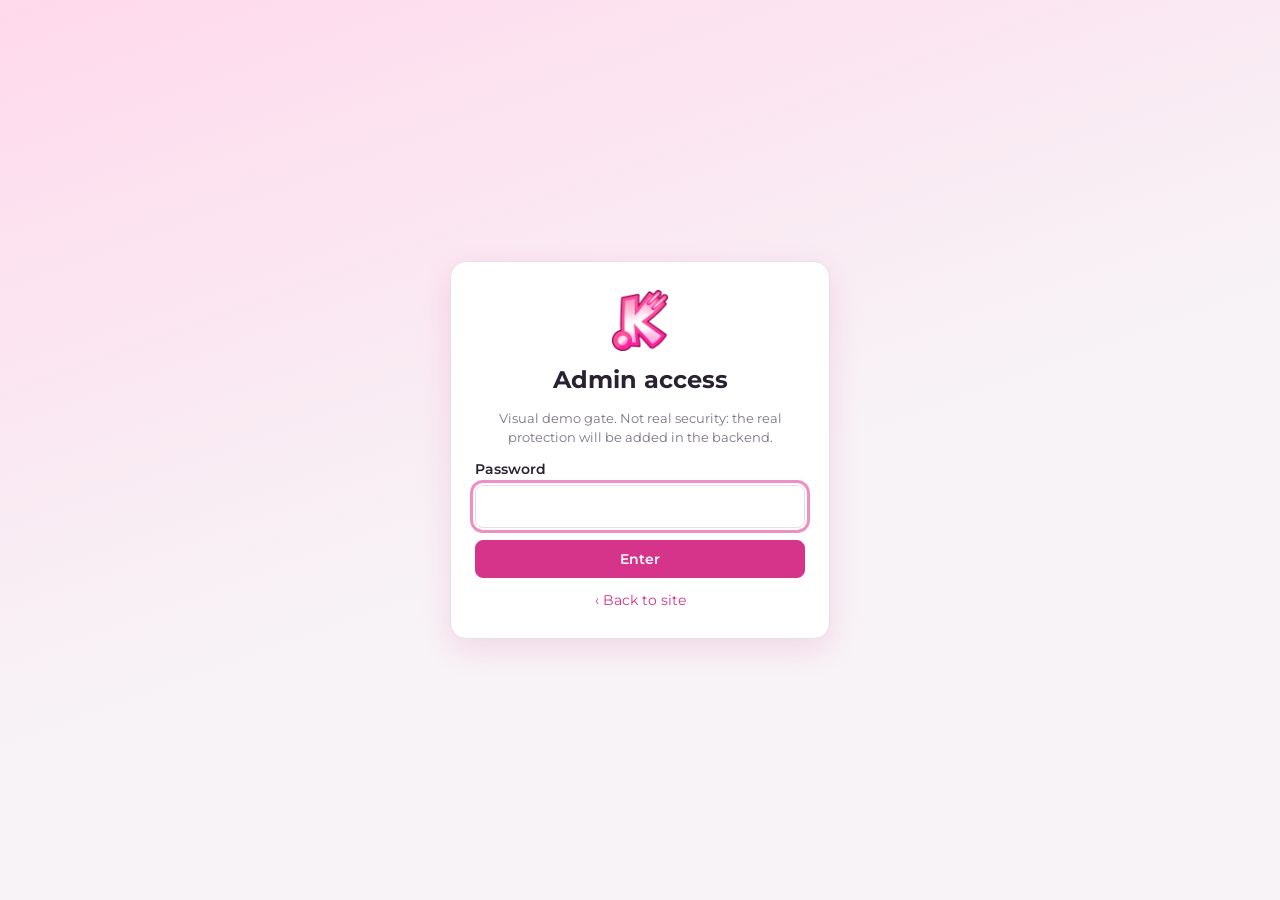
<file: frontend/Admin/index.html>
<!DOCTYPE html>
<html lang="en">
<head>
<meta charset="utf-8">
<meta name="viewport" content="width=device-width, initial-scale=1, viewport-fit=cover">
<meta name="robots" content="noindex">
<title>Admin - Project Kandi</title>
<link rel="icon" type="image/png" sizes="32x32" href="../assets/favicon-32.png">
<link rel="icon" type="image/png" sizes="192x192" href="../assets/favicon-192.png">
<link rel="apple-touch-icon" href="../assets/favicon-192.png">
<meta property="og:type" content="website"><meta property="og:title" content="Project Kandi"><meta property="og:description" content="Project Kandi. Powering Nostalgia.">
<!-- TODO: og:image/twitter:image precisam de URL absoluta do domínio final (ex.: https://SEU-DOMINIO/assets/og-image.jpg) para a prévia funcionar em redes sociais. -->
<meta property="og:image" content="../assets/og-image.jpg"><meta name="twitter:card" content="summary_large_image"><meta name="twitter:image" content="../assets/og-image.jpg">
<link href="https://fonts.googleapis.com/css2?family=Montserrat:wght@400;500;600;700&display=swap" rel="stylesheet">
<link rel="stylesheet" href="css/admin.css">
</head>
<body>
<div id="root"></div>
<!-- Painel administrativo (SÓ FRONTEND). Ordem importa: config -> dados demo -> camada de dados -> UI -> páginas -> boot. -->
<script src="js/config.js"></script>
<script src="js/data/demo-data.js"></script>
<script src="js/data/admin-data.js"></script>
<script src="js/ui.js"></script>
<script src="js/pages.js"></script>
<script src="js/app.js"></script>
</body>
</html>
</file>
<file: frontend/Admin/css/admin.css>
/* Project Kandi Admin: interface própria (rosa, branco e neutros). Não afeta o site público. */
:root{--pk:#d6338a;--pk2:#b82a76;--soft:#fdeaf4;--bg:#f7f3f6;--pn:#fff;--tx:#2a2230;--mu:#7d7385;--ln:#eadfe6;--ok:#14975a;--bad:#d6293e;--wt:#c77a00;color-scheme:light}
@media (prefers-color-scheme:dark){:root{--bg:#1d1a20;--pn:#27232b;--tx:#f1ecf4;--mu:#a79db0;--ln:#3b3542;--soft:#3a2430;color-scheme:dark}}
*{box-sizing:border-box}body{margin:0;background:var(--bg);color:var(--tx);font:14px/1.45 Montserrat,"Segoe UI",Arial,sans-serif}
a{color:var(--pk);text-decoration:none}h1{margin:0;font-size:24px}[hidden]{display:none!important}
.ic{fill:none;stroke:currentColor;stroke-width:2;stroke-linecap:round;stroke-linejoin:round;flex:none}
.b{display:inline-flex;align-items:center;justify-content:center;gap:6px;border:1px solid var(--pk);background:var(--pk);color:#fff!important;border-radius:8px;padding:9px 16px;font:600 14px Montserrat,Arial;cursor:pointer;transition:background .15s,transform .1s}
.b:hover{background:var(--pk2)}.b:active{transform:scale(.97)}.b:disabled{opacity:.5;cursor:default}.b.g{background:transparent;color:var(--pk)!important}.b.g:hover{background:var(--soft)}.b.d{background:var(--bad);border-color:var(--bad)}.b.s{padding:5px 11px;font-size:13px}
:focus-visible{outline:3px solid #f08fc3;outline-offset:2px}
/* portão */
.gt{min-height:100vh;display:grid;place-items:center;padding:18px;background:linear-gradient(160deg,#ffd9ec,#f7f3f6 55%)}
.gb{width:min(380px,100%);background:var(--pn);border:1px solid var(--ln);border-radius:16px;padding:28px 24px;display:flex;flex-direction:column;gap:12px;text-align:center;box-shadow:0 10px 30px rgba(214,51,138,.15)}
.gb img{width:56px;margin:0 auto}.gb p{margin:0;color:var(--mu);font-size:13px}.gb label{text-align:left;font-weight:600;display:flex;flex-direction:column;gap:6px}.ge{color:var(--bad)!important;font-weight:600}
input,select,textarea{border:1px solid var(--ln);background:var(--pn);color:var(--tx);border-radius:8px;padding:10px 12px;font:inherit;width:100%}
/* shell */
.sh{display:flex;min-height:100vh}#sd{position:fixed;z-index:40;inset:0 auto 0 0;width:250px;background:var(--pn);border-right:1px solid var(--ln);padding:16px 12px;display:flex;flex-direction:column;overflow-y:auto;transform:translateX(-105%);transition:transform .2s}#sd.open{transform:none}
.lo{display:flex;align-items:center;gap:10px;padding:4px 8px 14px;font-size:17px}.lo img{width:30px}
#sd nav{display:flex;flex-direction:column;gap:2px;flex:1}#sd nav a{display:flex;align-items:center;gap:12px;padding:10px 12px;border-radius:10px;color:var(--tx);font-weight:500}#sd nav a:hover{background:var(--soft)}#sd nav a.on{background:var(--pk);color:#fff}#sd nav a .ic{color:var(--pk)}#sd nav a.on .ic{color:#fff}
.lg{margin-top:12px;width:100%}#ovl{display:none;position:fixed;inset:0;background:rgba(0,0,0,.45);z-index:35}#sd.open+#ovl{display:block}
.mn{flex:1;min-width:0}.mn header{display:flex;align-items:center;gap:12px;padding:10px 16px;background:var(--pn);border-bottom:1px solid var(--ln);position:sticky;top:0;z-index:20}.ib{background:none;border:0;color:var(--pk);cursor:pointer;display:inline-flex;padding:2px}.dmb{margin-right:auto;background:var(--soft);color:var(--pk);font-weight:700;font-size:12px;padding:4px 10px;border-radius:20px}
main{padding:18px 16px 40px;max-width:1150px;margin:0 auto;animation:in .2s}@keyframes in{from{opacity:0;transform:translateY(4px)}}
@media (min-width:900px){#sd{position:sticky;top:0;height:100vh;transform:none;flex:0 0 250px}#ovl,#mb{display:none!important}main{padding:26px 28px}}
.ph{margin-bottom:14px}.ph p{margin:2px 0 0;color:var(--mu)}.dm{color:var(--mu);font-size:12px;margin:0 0 12px;padding:6px 10px;background:var(--soft);border-radius:8px;display:inline-block}
/* cards, painéis */
.gr{display:grid;grid-template-columns:repeat(auto-fit,minmax(170px,1fr));gap:12px;margin-bottom:14px}.cd{display:flex;align-items:center;gap:12px;background:var(--pn);border:1px solid var(--ln);border-radius:14px;padding:14px}.cd small{display:block;color:var(--mu)}.cd b{font-size:22px}.ci{width:42px;height:42px;border-radius:12px;background:var(--soft);color:var(--pk);display:grid;place-items:center}
.pn{background:var(--pn);border:1px solid var(--ln);border-radius:14px;padding:16px;margin-bottom:14px}.pn h3{margin:0 0 10px}.g2{display:grid;gap:12px;grid-template-columns:repeat(auto-fit,minmax(280px,1fr))}.g2 .pn{margin:0}.g2{margin-bottom:14px}
.ch{width:100%;height:130px}.ch .ln{fill:none;stroke:var(--pk);stroke-width:3}.ch .ar{fill:var(--soft);opacity:.8}.ch circle,.ch rect{fill:var(--pk)}.rc{margin:0;padding-left:18px;color:var(--mu)}
/* tabela */
.tb{display:flex;flex-wrap:wrap;gap:8px;margin-bottom:10px}.sr{position:relative;flex:1;min-width:180px}.sr .ic{position:absolute;left:10px;top:11px;color:var(--mu)}.sr input{padding-left:34px}.tb select{width:auto}
.tw{background:var(--pn);border:1px solid var(--ln);border-radius:14px;overflow-x:auto}table{width:100%;border-collapse:collapse}th{text-align:left;padding:11px 14px;background:var(--soft);color:var(--pk);font-size:13px;white-space:nowrap}td{padding:11px 14px;border-top:1px solid var(--ln)}tbody tr:hover{background:var(--soft)}.ra{white-space:nowrap;text-align:right}.ra .b{margin-left:4px}
.bg{padding:2px 10px;border-radius:20px;font-size:12px;font-weight:700}.bg.ok{background:#dff5ea;color:var(--ok)}.bg.bad{background:#fde3e6;color:var(--bad)}.bg.wait{background:#fff0d6;color:var(--wt)}.bg.mut{background:var(--ln);color:var(--mu)}
.pg{display:flex;justify-content:space-between;align-items:center;gap:10px;margin-top:10px;color:var(--mu)}.pg div{display:flex;align-items:center;gap:8px;color:var(--tx)}
@media (max-width:640px){thead{display:none}tr{display:block;border-top:1px solid var(--ln);padding:6px 0}td{display:flex;justify-content:space-between;gap:12px;border:0;padding:5px 14px}td[data-l]::before{content:attr(data-l);color:var(--mu);font-weight:600}.ra{justify-content:flex-end}}
/* estados */
.st{text-align:center;color:var(--mu);padding:36px 12px;background:var(--pn);border:1px dashed var(--ln);border-radius:14px}.st.er{color:var(--bad)}.st .ic{display:block;margin:0 auto 8px}.sk{display:grid;gap:8px}.sk i{height:38px;border-radius:10px;background:linear-gradient(90deg,var(--ln),var(--soft),var(--ln));background-size:200% 100%;animation:sk 1.1s infinite}@keyframes sk{to{background-position:-200% 0}}
/* modal, toast */
.ov{position:fixed;inset:0;background:rgba(20,10,20,.5);display:grid;place-items:center;padding:16px;z-index:80;animation:in .15s}.md{width:min(440px,100%);max-height:90vh;overflow:auto;background:var(--pn);border-radius:16px;padding:20px}.md h3{margin:0 0 6px}.md form{display:flex;flex-direction:column;gap:10px}.md label,.fm label{display:flex;flex-direction:column;gap:5px;font-weight:600}.nb{display:flex;gap:8px;align-items:center;margin:4px 0;padding:8px 10px;border-radius:8px;background:#fff0d6;color:var(--wt);font-size:12px}.ma{display:flex;justify-content:flex-end;gap:8px}
#toast{position:fixed;left:50%;bottom:22px;transform:translate(-50%,20px);background:#2a2230;color:#fff;padding:10px 16px;border-radius:10px;opacity:0;pointer-events:none;transition:.2s;z-index:100;max-width:90vw}#toast.on{opacity:1;transform:translate(-50%,0)}#toast.ok{background:var(--ok)}#toast.warn{background:var(--wt)}
/* usuário, abas, switches */
.bk{display:inline-block;margin-bottom:10px}.uh{display:flex;align-items:center;gap:14px;flex-wrap:wrap;margin-bottom:10px}.av{width:64px;height:64px;border-radius:50%;background:var(--pk);color:#fff;display:grid;place-items:center;font-weight:700;font-size:20px}.ua{margin-left:auto;display:flex;gap:8px;flex-wrap:wrap}.uh p{margin:2px 0 0;color:var(--mu)}
.tabs{display:flex;gap:4px;overflow-x:auto;border-bottom:2px solid var(--ln);margin-bottom:12px}.tabs a{padding:10px 14px;color:var(--mu);font-weight:600;cursor:pointer;white-space:nowrap}.tabs a.on{color:var(--pk);box-shadow:inset 0 -3px var(--pk)}.kv{display:grid;grid-template-columns:130px 1fr;gap:8px;margin:0}.kv dt{color:var(--mu)}.kv dd{margin:0}
.tr{display:flex;align-items:center;justify-content:space-between;gap:12px;padding:12px 0;border-bottom:1px solid var(--ln)}.tr:last-child{border:0}.tr small{display:block;color:var(--mu)}
.sw{width:46px;height:26px;border-radius:20px;border:0;background:var(--ln);position:relative;cursor:pointer;transition:background .2s}.sw::after{content:"";position:absolute;top:3px;left:3px;width:20px;height:20px;border-radius:50%;background:#fff;transition:left .2s}.sw.on{background:var(--pk)}.sw.on::after{left:23px}
.fm{max-width:560px;display:flex;flex-direction:column;gap:12px}.fm .b{align-self:flex-start}

.lim{display:inline-flex;font:800 10px/1 Montserrat,Arial;vertical-align:middle}.lim b{background:#12a150;color:#fff;padding:3px 5px}.lim i{background:#ffd400;color:#222;font-style:normal;padding:3px 7px 3px 5px;clip-path:polygon(0 0,100% 0,70% 100%,0 100%)}.lg2{margin:0 0 12px}
.pm{display:grid;grid-template-columns:repeat(auto-fit,minmax(180px,1fr));gap:8px;margin-bottom:12px}.pm label{flex-direction:row;font-weight:500;align-items:center;gap:8px;display:flex}.pm input{width:auto}
.bp{padding:10px 14px;border-radius:8px;text-align:center;font-weight:600;margin-bottom:12px}input[type=color]{padding:2px;height:40px}
.pv{font-weight:500;color:var(--mu);display:flex;align-items:center;gap:8px}.pv img{max-height:64px;image-rendering:pixelated;border:1px solid var(--ln);border-radius:6px}
</file>
